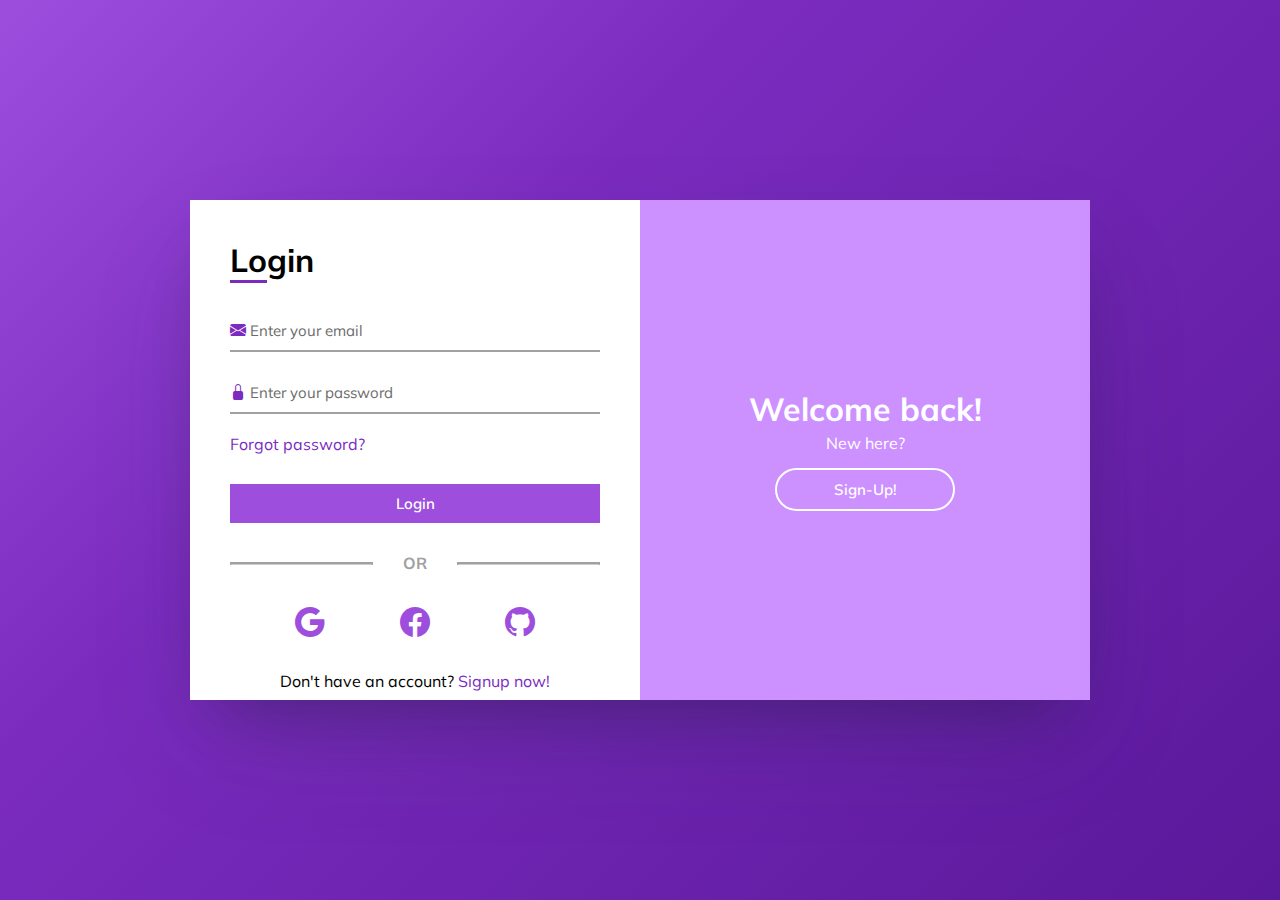
<file: index.html>
<!DOCTYPE html>
<html lang="en">
<head>
    <meta charset="UTF-8">
    <meta name="viewport" content="width=device-width, initial-scale=1.0">
    <title>Document</title>
    <link rel="stylesheet" href="styles.css">
    <link rel="stylesheet" href="https://cdn.jsdelivr.net/npm/bootstrap-icons@1.11.3/font/bootstrap-icons.min.css">
</head>
<body>
    <form class="login">
    <div class="left-login">
        <h1><span class="underline">Lo</span>gin</h1>
        <div class="text-field">
            <div class="input">
                <i class="bi bi-envelope-fill"></i>
                <input id="email" type="email" placeholder="Enter your email" required >
            </div>
            <div class="input">
                <i class="bi bi-lock-fill"></i>
                <input id="senha" type="password" placeholder="Enter your password" required >
            </div>
        </div>     
        <a class="link-area" href="#">Forgot password?</a>
        <button class="btn" type="submit">Login</button>
        <div class="alternative-login">
            <hr>
            <p>OR</p>
            <hr>
        </div>
        <div class="social-media">
            <i class="bi bi-google"></i>
            <i class="bi bi-facebook"></i>
            <i class="bi bi-github"></i>
        </div>
        <p class="sign-up">Don't have an account? <a class="link-area" href="#">Signup now!</a></p>
    </div>
    <div class="right-login">
        <h1>Welcome back!</h1>
        <p>New here?</p>
        <button class="btn2" type="button">Sign-Up!</button>
    </div>
    </form>
<script>
window.onload = () => {
    document.querySelector('.login').classList.add('show');
};
</script>
</body>

</html>
</file>
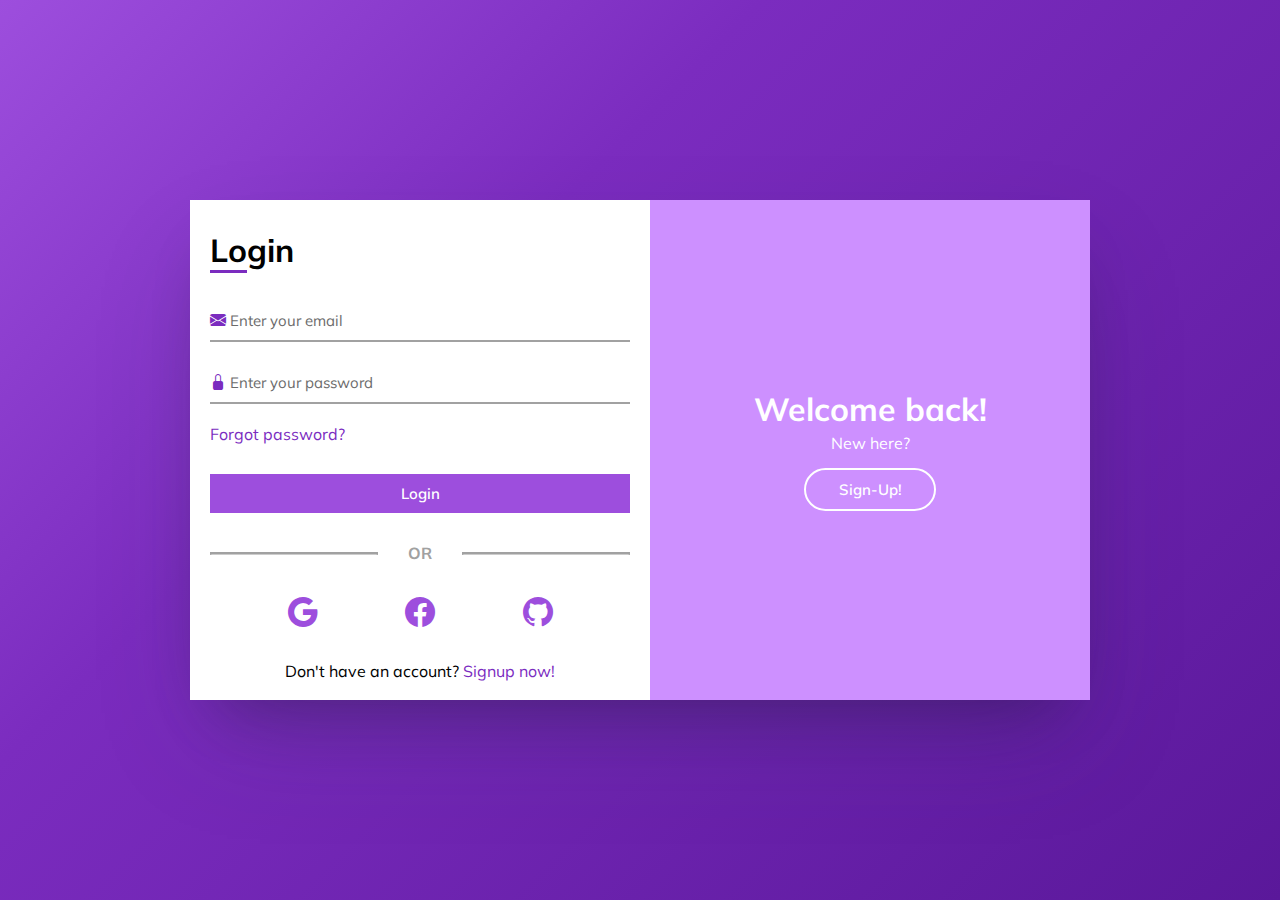
<file: login-page/index.html>
<!DOCTYPE html>
<html lang="en">
<head>
    <meta charset="UTF-8">
    <meta name="viewport" content="width=device-width, initial-scale=1.0">
    <title>Document</title>
    <link rel="stylesheet" href="styles.css">
    <link rel="stylesheet" href="https://cdn.jsdelivr.net/npm/bootstrap-icons@1.11.3/font/bootstrap-icons.min.css">
</head>
<body>
    <form class="login">
    <div class="left-login">
        <h1><span class="underline">Lo</span>gin</h1>
        <div class="text-field">
            <div class="input">
                <i class="bi bi-envelope-fill"></i>
                <input id="email" type="email" placeholder="Enter your email" required >
            </div>
            <div class="input">
                <i class="bi bi-lock-fill"></i>
                <input id="senha" type="password" placeholder="Enter your password" required >
            </div>
        </div>     
        <a class="link-area" href="#">Forgot password?</a>
        <button class="btn" type="submit">Login</button>
        <div class="alternative-login">
            <hr>
            <p>OR</p>
            <hr>
        </div>
        <div class="social-media">
            <i class="bi bi-google"></i>
            <i class="bi bi-facebook"></i>
            <i class="bi bi-github"></i>
        </div>
        <p class="sign-up">Don't have an account? <a class="link-area" href="#">Signup now!</a></p>
    </div>
    <div class="right-login">
        <h1>Welcome back!</h1>
        <p>New here?</p>
        <button class="btn2" type="button">Sign-Up!</button>
    </div>
    </form>
<script>
window.onload = () => {
    document.querySelector('.login').classList.add('show');
};
</script>
</body>
</html>
</file>
<file: styles.css>
@import url('https://fonts.googleapis.com/css2?family=Mulish:ital,wght@0,200..1000;1,200..1000&family=Poppins:ital,wght@0,100;0,200;0,300;0,400;0,500;0,600;0,700;0,800;0,900;1,100;1,200;1,300;1,400;1,500;1,600;1,700;1,800;1,900&display=swap');


*{
    padding: 0;
    margin: 0;
    box-sizing: border-box;
}

body{
    font-family: "Mulish", sans-serif;
    width: 100%;
    min-height: 100vh;
    display: flex;
    justify-content: center;
    align-items: center;
    background: #9D4EDD;
    background: linear-gradient(135deg, rgba(157, 78, 221, 1) 0%, rgba(123, 44, 191, 1) 35%, rgba(90, 24, 154, 1) 100%);
}

.login{
    height: 500px;
    width: 900px;
    background-color: rgb(255, 255, 255);
    display: flex;
    box-shadow: rgba(50, 50, 93, 0.25) 0px 50px 100px -20px, rgba(0, 0, 0, 0.3) 0px 30px 60px -30px;
    opacity: 0;
    transform: translateY(20px);
    transition: opacity 0.6s ease, transform 0.6s ease;
}

.login.show {
    opacity: 1;
    transform: translateY(0);
}

.login h1{
    margin-bottom: 10px;
}

.left-login, .right-login{
    display: flex;
    flex-direction: column;
    width: 100%;
    height: 100%;
}

.left-login{
    padding: 30px 20px;
    background-color: rgb(255, 255, 255);
    gap: 20px;
}

.left-login .underline{
    border-bottom: 3px solid  rgba(123, 44, 191, 1);
}

.left-login .text-field{
    display: flex;
    flex-direction: column;
    gap: 20px;
}

.text-field input{
    height: 40px;
    background-color: transparent;
    border: none;
    padding-left: 20px;
    font-size: 15px;
    outline: none;
}

.text-field .input{
    border-bottom: 2px solid rgb(161, 161, 161);
}

.text-field input::placeholder{
    font-family: "Mulish", sans-serif;
    color: rgb(107, 107, 107);
}

.input i{
    position: absolute;
    transform: translateY(50%);
    color:  rgba(123, 44, 191, 1);
}

.link-area{
    color: rgba(123, 44, 191, 1);
    text-decoration: none;
}

.link-area:hover{
    text-decoration: underline;
}

.btn{
    font-family: "Mulish", sans-serif;
    font-size: 15px;
    font-weight: 600;
    color: white;
    border: none;
    background-color: #9D4EDD;
    margin: 10px 0;
    cursor: pointer;
    padding: 10px;
    transition: transform 0.1s ease-in-out;
}

.btn:hover{
    transform: scale(1.03);
}

.btn:active{
    background-color: #5a189a;
}

.sign-up{
    text-align: center;
}

.right-login{
    background-image: url(https://vbmc.com.br/wp-content/uploads/2021/04/10_passos_projeto_de_consultoria_empresarial.jpg);
    background-size: cover;
    background-color: rgb(205, 144, 255);
    background-blend-mode: multiply;
    color: white;
    text-align: center;
    display: flex;
    justify-content: center;
    align-items: center;
}

.right-login h1{
    margin: 0;
    margin-bottom: 4px;
}

.btn2{
    width: 30%;
    font-family: "Mulish", sans-serif;
    font-size: 15px;
    font-weight: 600;
    color: white;
    border: 2px solid white;
    border-radius: 60px;
    background-color: transparent;
    cursor: pointer;
    padding: 10px 20px;
    margin-top: 15px;
}

.alternative-login{
    display: flex;
    align-items: center;
    justify-content: center;
    gap: 30px;
    color: rgb(161, 161, 161);
    font-weight: 700;
}
.alternative-login hr{
    flex: 1;
    border: 2px solid rgb(161, 161, 161);
    border-bottom: 1px solid #ccc;
}

.social-media{
    display: flex;
    justify-content: space-evenly;
    gap: 20px;
    padding: 10px;
}

.social-media i{
    color: #9D4EDD;
    font-size: 30px;
    transition: font-size 0.3s ease-in-out;
    cursor: pointer;
}

.social-media i:hover{
    font-size: 35px;
}

.social-media i:active{
    color:  #5a189a;
}

@media(min-width: 768px){
    .login{
        flex-direction: row;
        height: 500px;
    }

    .right-login{
        width: 50%;
        height: 100%;
    }

    .left-login{
        width: 50%;
        padding: 40px;
    }

    .btn2{
        width: 40%;
    }

    .right-login h1{
        font-size: 32px;
    }
}
</file>
<file: login-page/styles.css>
@import url('https://fonts.googleapis.com/css2?family=Mulish:ital,wght@0,200..1000;1,200..1000&family=Poppins:ital,wght@0,100;0,200;0,300;0,400;0,500;0,600;0,700;0,800;0,900;1,100;1,200;1,300;1,400;1,500;1,600;1,700;1,800;1,900&display=swap');

*{
    padding: 0;
    margin: 0;
    box-sizing: border-box;
}

body{
    font-family: "Mulish", sans-serif;
    width: 100%;
    min-height: 100vh;
    display: flex;
    justify-content: center;
    align-items: center;
    background: #9D4EDD;
    background: linear-gradient(135deg, rgba(157, 78, 221, 1) 0%, rgba(123, 44, 191, 1) 35%, rgba(90, 24, 154, 1) 100%);
}

.login{
    height: 500px;
    width: 900px;
    background-color: rgb(255, 255, 255);
    display: flex;
    box-shadow: rgba(50, 50, 93, 0.25) 0px 50px 100px -20px, rgba(0, 0, 0, 0.3) 0px 30px 60px -30px;
    opacity: 0;
    transform: translateY(20px);
    transition: opacity 0.6s ease, transform 0.6s ease;
}

.login.show {
    opacity: 1;
    transform: translateY(0);
}

.login h1{
    margin-bottom: 10px;
}

.left-login, .right-login{
    display: flex;
    flex-direction: column;
    width: 100%;
    height: 100%;
}

.left-login{
    padding: 30px 20px;
    background-color: rgb(255, 255, 255);
    gap: 20px;
}

.left-login .underline{
    border-bottom: 3px solid  rgba(123, 44, 191, 1);
}

.left-login .text-field{
    display: flex;
    flex-direction: column;
    gap: 20px;
}

.text-field input{
    height: 40px;
    background-color: transparent;
    border: none;
    padding-left: 20px;
    font-size: 15px;
    outline: none;
}

.text-field .input{
    border-bottom: 2px solid rgb(161, 161, 161);
}

.text-field input::placeholder{
    font-family: "Mulish", sans-serif;
    color: rgb(107, 107, 107);
}

.input i{
    position: absolute;
    transform: translateY(50%);
    color:  rgba(123, 44, 191, 1);
}

.link-area{
    color: rgba(123, 44, 191, 1);
    text-decoration: none;
}

.link-area:hover{
    text-decoration: underline;
}

.btn{
    font-family: "Mulish", sans-serif;
    font-size: 15px;
    font-weight: 600;
    color: white;
    border: none;
    background-color: #9D4EDD;
    margin: 10px 0;
    cursor: pointer;
    padding: 10px;
    transition: transform 0.1s ease-in-out;
}

.btn:hover{
    transform: scale(1.03);
}

.btn:active{
    background-color: #5a189a;
}

.sign-up{
    text-align: center;
}

.right-login{
    background-image: url(https://vbmc.com.br/wp-content/uploads/2021/04/10_passos_projeto_de_consultoria_empresarial.jpg);
    background-size: cover;
    background-color: rgb(205, 144, 255);
    background-blend-mode: multiply;
    color: white;
    text-align: center;
    display: flex;
    justify-content: center;
    align-items: center;
}

.right-login h1{
    margin: 0;
    margin-bottom: 4px;
}

.btn2{
    width: 30%;
    font-family: "Mulish", sans-serif;
    font-size: 15px;
    font-weight: 600;
    color: white;
    border: 2px solid white;
    border-radius: 60px;
    background-color: transparent;
    cursor: pointer;
    padding: 10px 20px;
    margin-top: 15px;
}

.alternative-login{
    display: flex;
    align-items: center;
    justify-content: center;
    gap: 30px;
    color: rgb(161, 161, 161);
    font-weight: 700;
}
.alternative-login hr{
    flex: 1;
    border: 2px solid rgb(161, 161, 161);
    border-bottom: 1px solid #ccc;
}

.social-media{
    display: flex;
    justify-content: space-evenly;
    gap: 20px;
    padding: 10px;
}

.social-media i{
    color: #9D4EDD;
    font-size: 30px;
    transition: font-size 0.3s ease-in-out;
    cursor: pointer;
}

.social-media i:hover{
    font-size: 35px;
}

.social-media i:active{
    color:  #5a189a;
}
</file>
